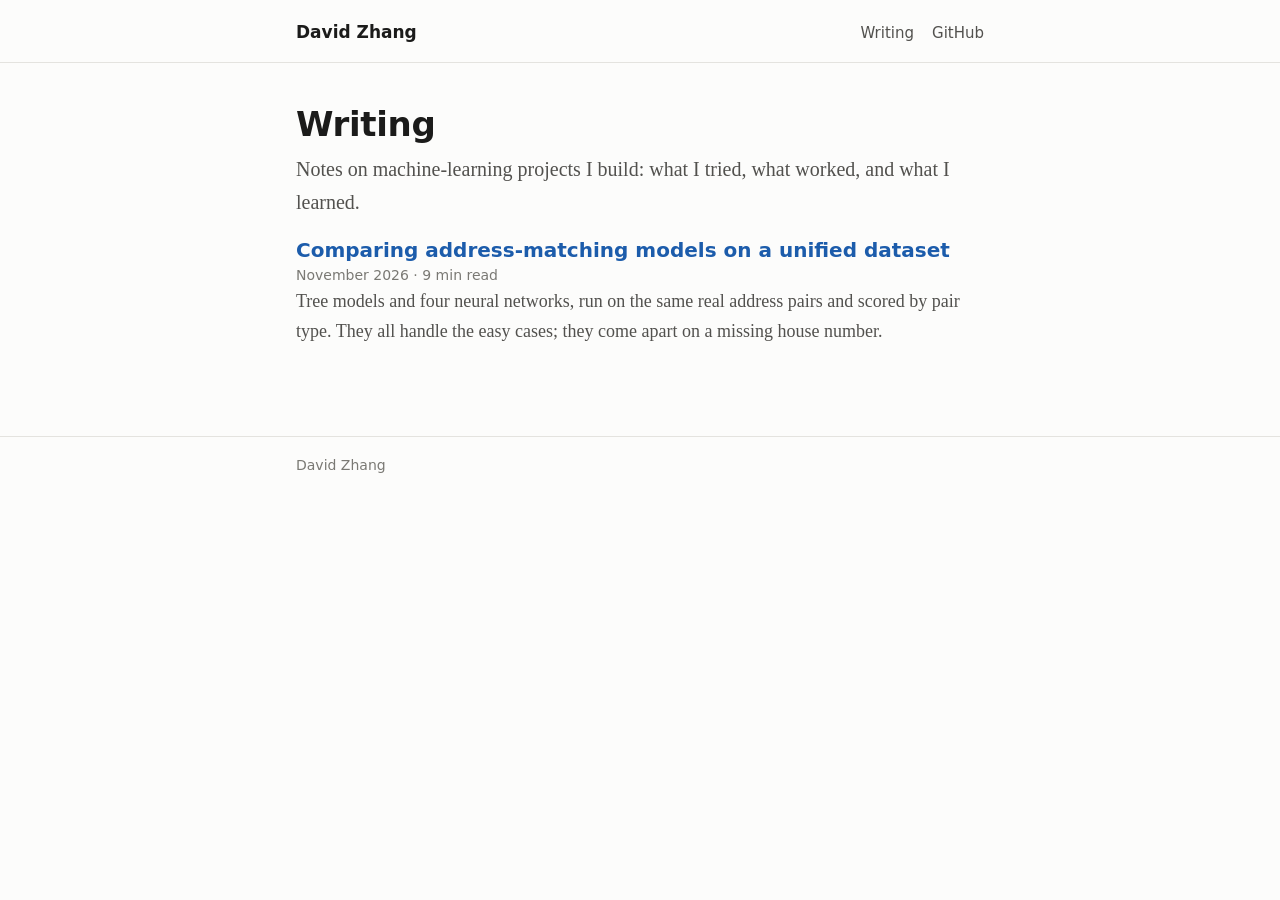
<file: index.html>
<!doctype html>
<html lang="en">
<head>
<meta charset="utf-8">
<meta name="viewport" content="width=device-width, initial-scale=1">
<title>David Zhang</title>
<meta name="description" content="Writing by David Zhang">
<link rel="stylesheet" href="assets/style.css">
</head>
<body>
<header class="site"><div class="wrap"><a class="name" href="">David Zhang</a>
<nav><a href="">Writing</a><a href="https://github.com/DZhang3210">GitHub</a></nav></div></header>
<main><div class="wrap">
<h1>Writing</h1><p class="lede">Notes on machine-learning projects I build: what I tried, what worked, and what I learned.</p><ul class="posts"><li><a class="title" href="posts/address-matching/">Comparing address-matching models on a unified dataset</a><div class="date">November 2026 · 9 min read</div><p class="desc">Tree models and four neural networks, run on the same real address pairs and scored by pair type. They all handle the easy cases; they come apart on a missing house number.</p></li></ul>
</div></main>
<footer class="site"><div class="wrap">David Zhang</div></footer>
</body>
</html>
</file>
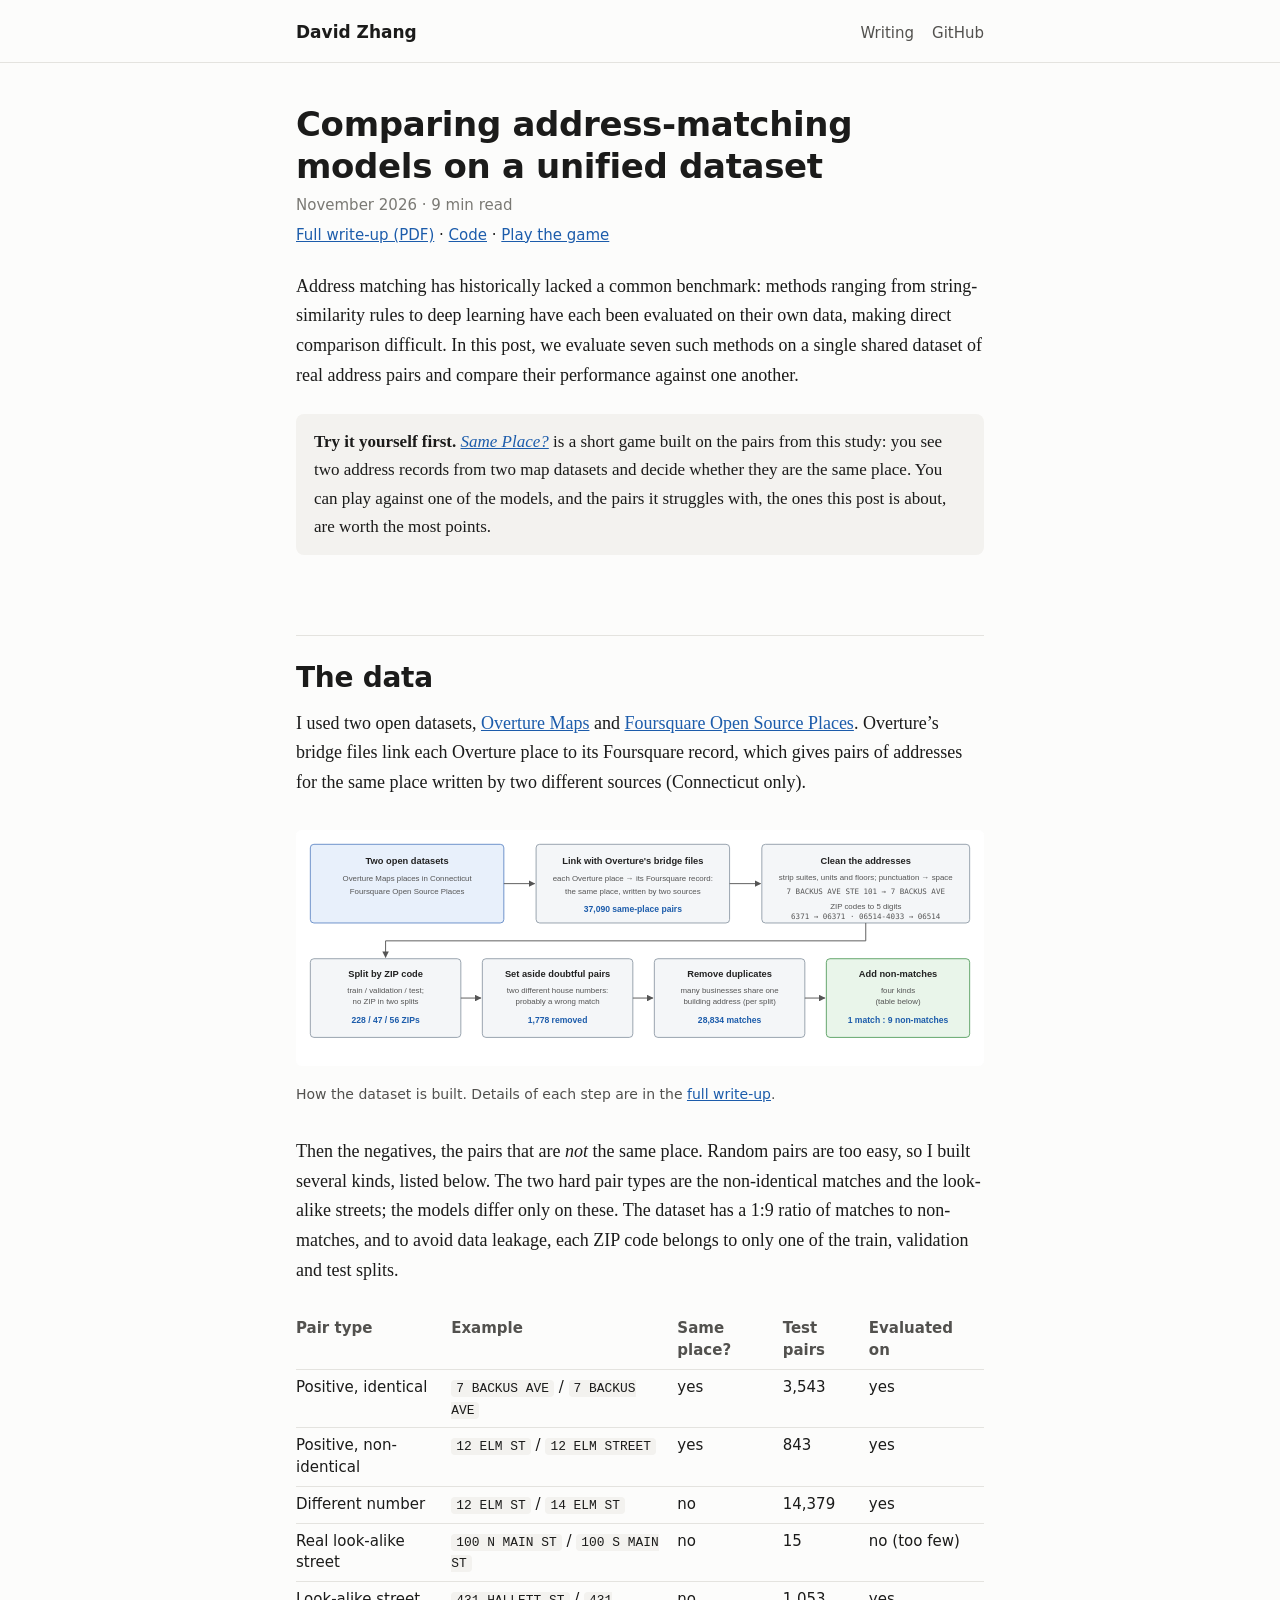
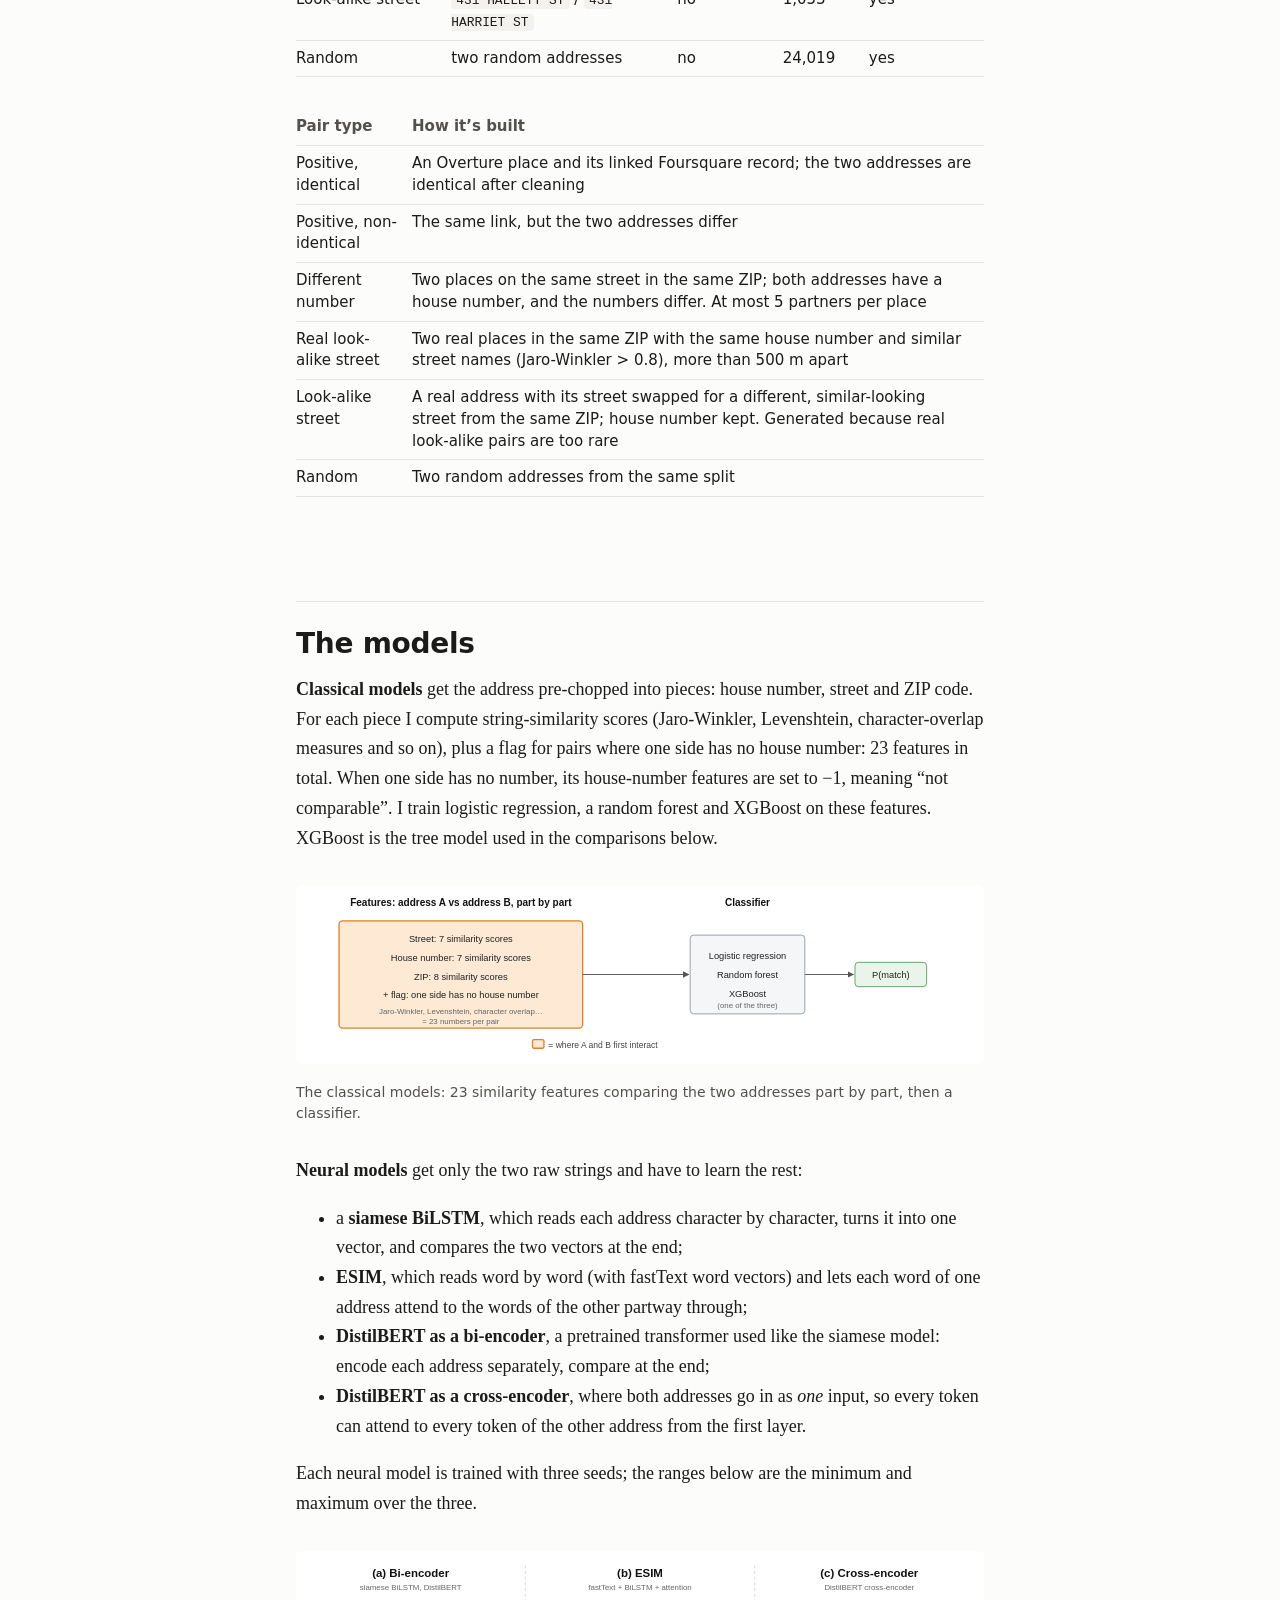
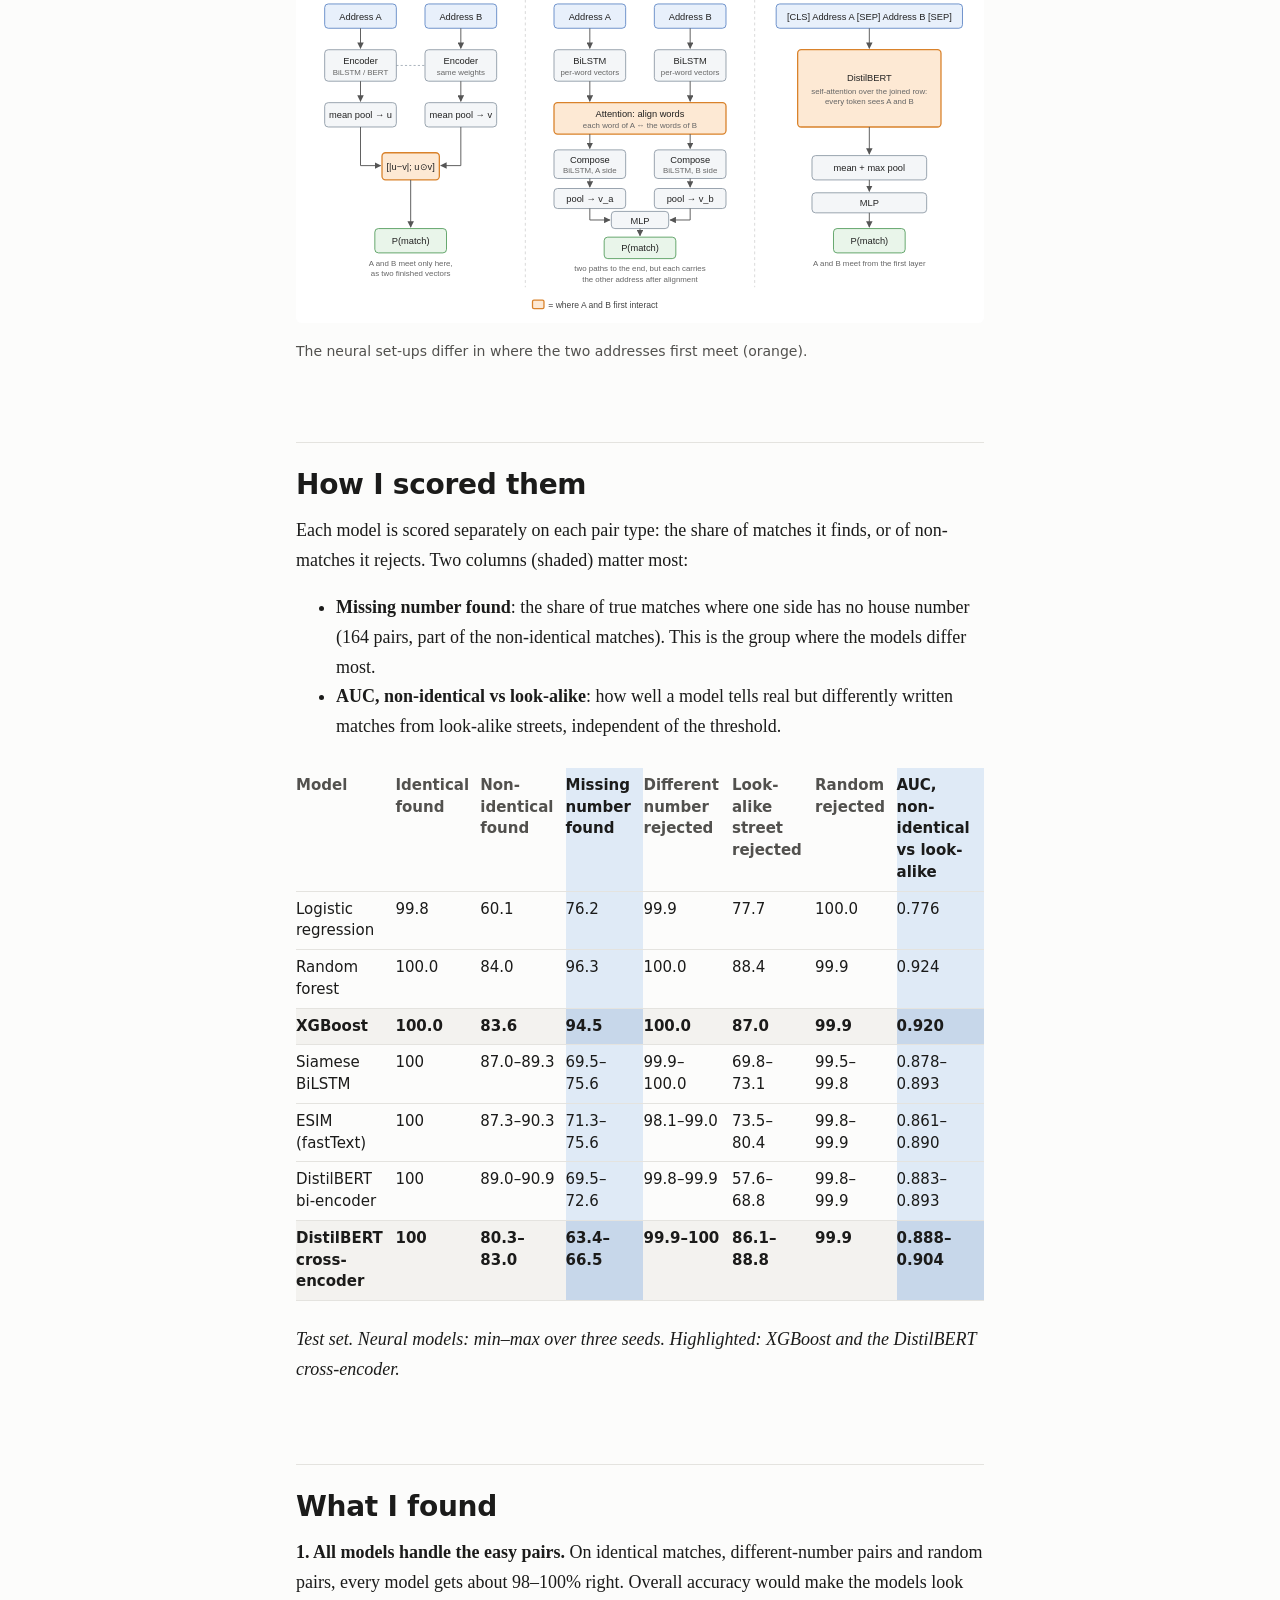
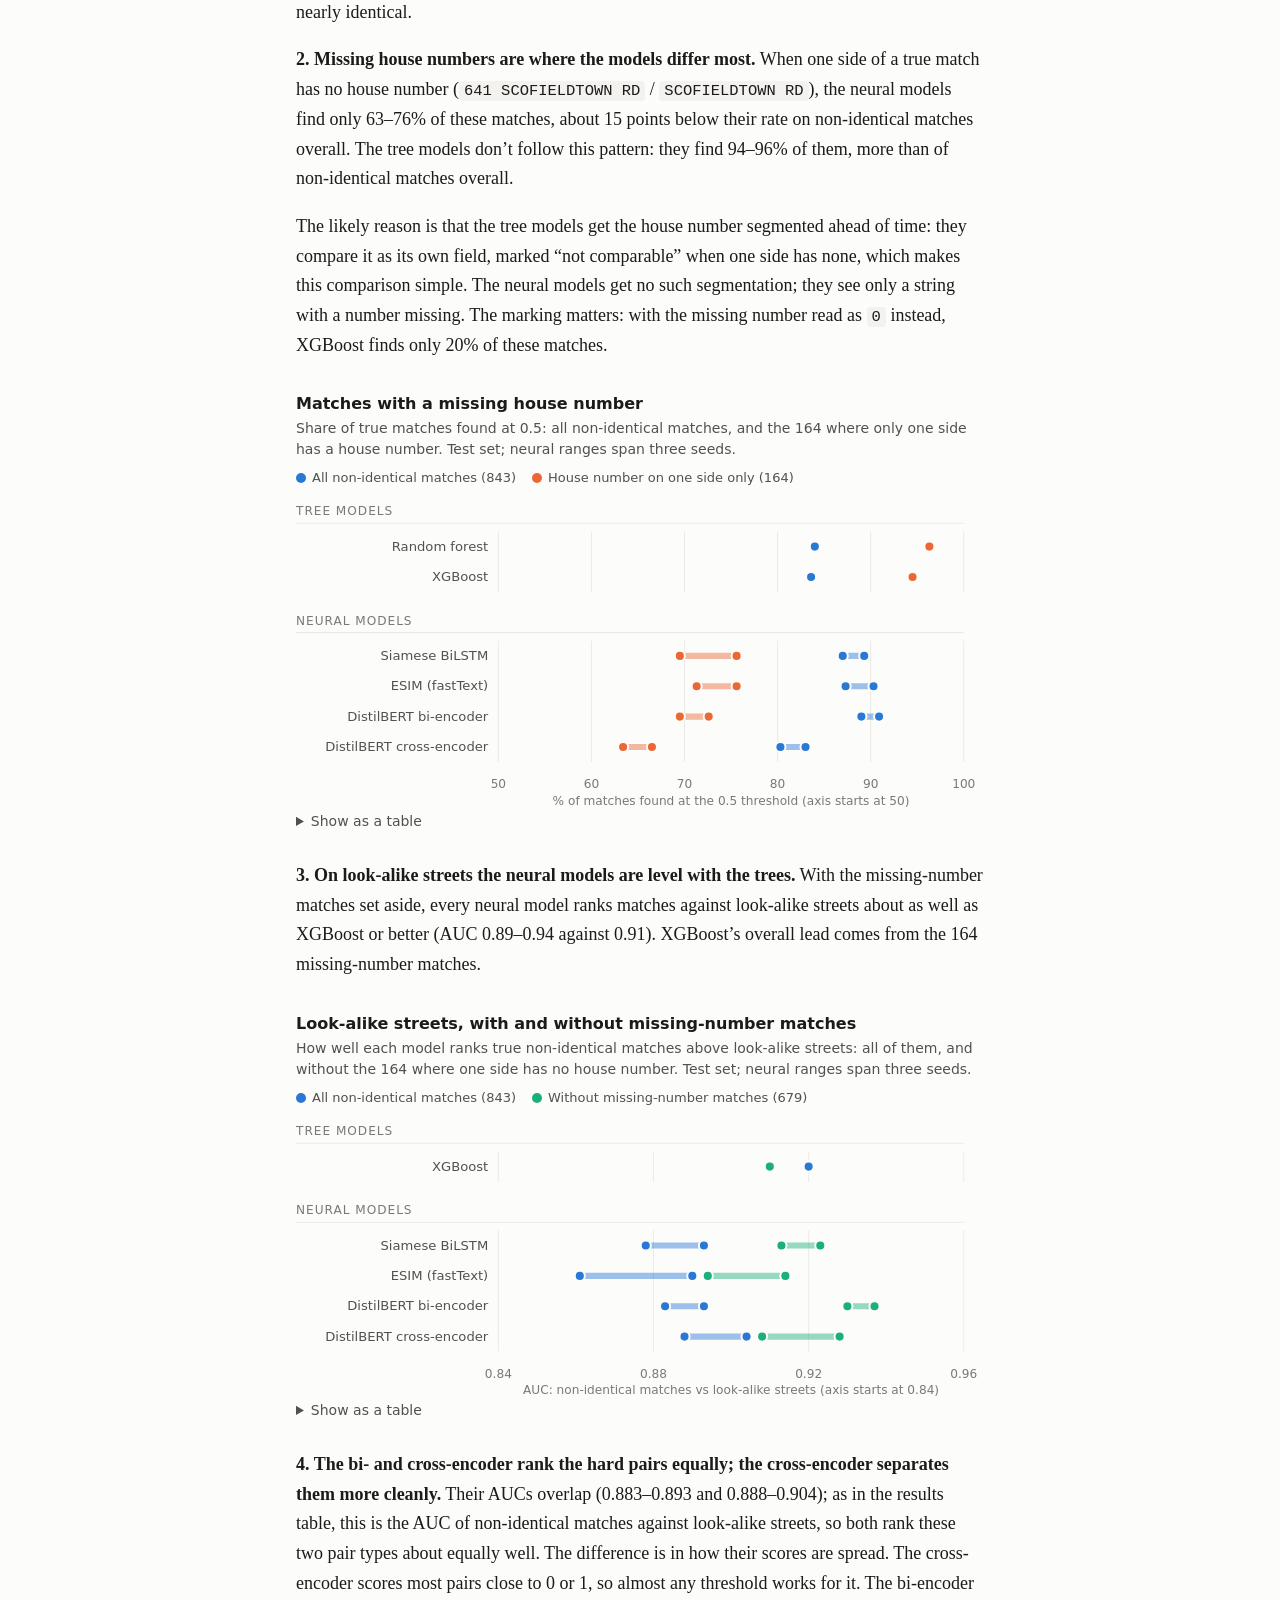
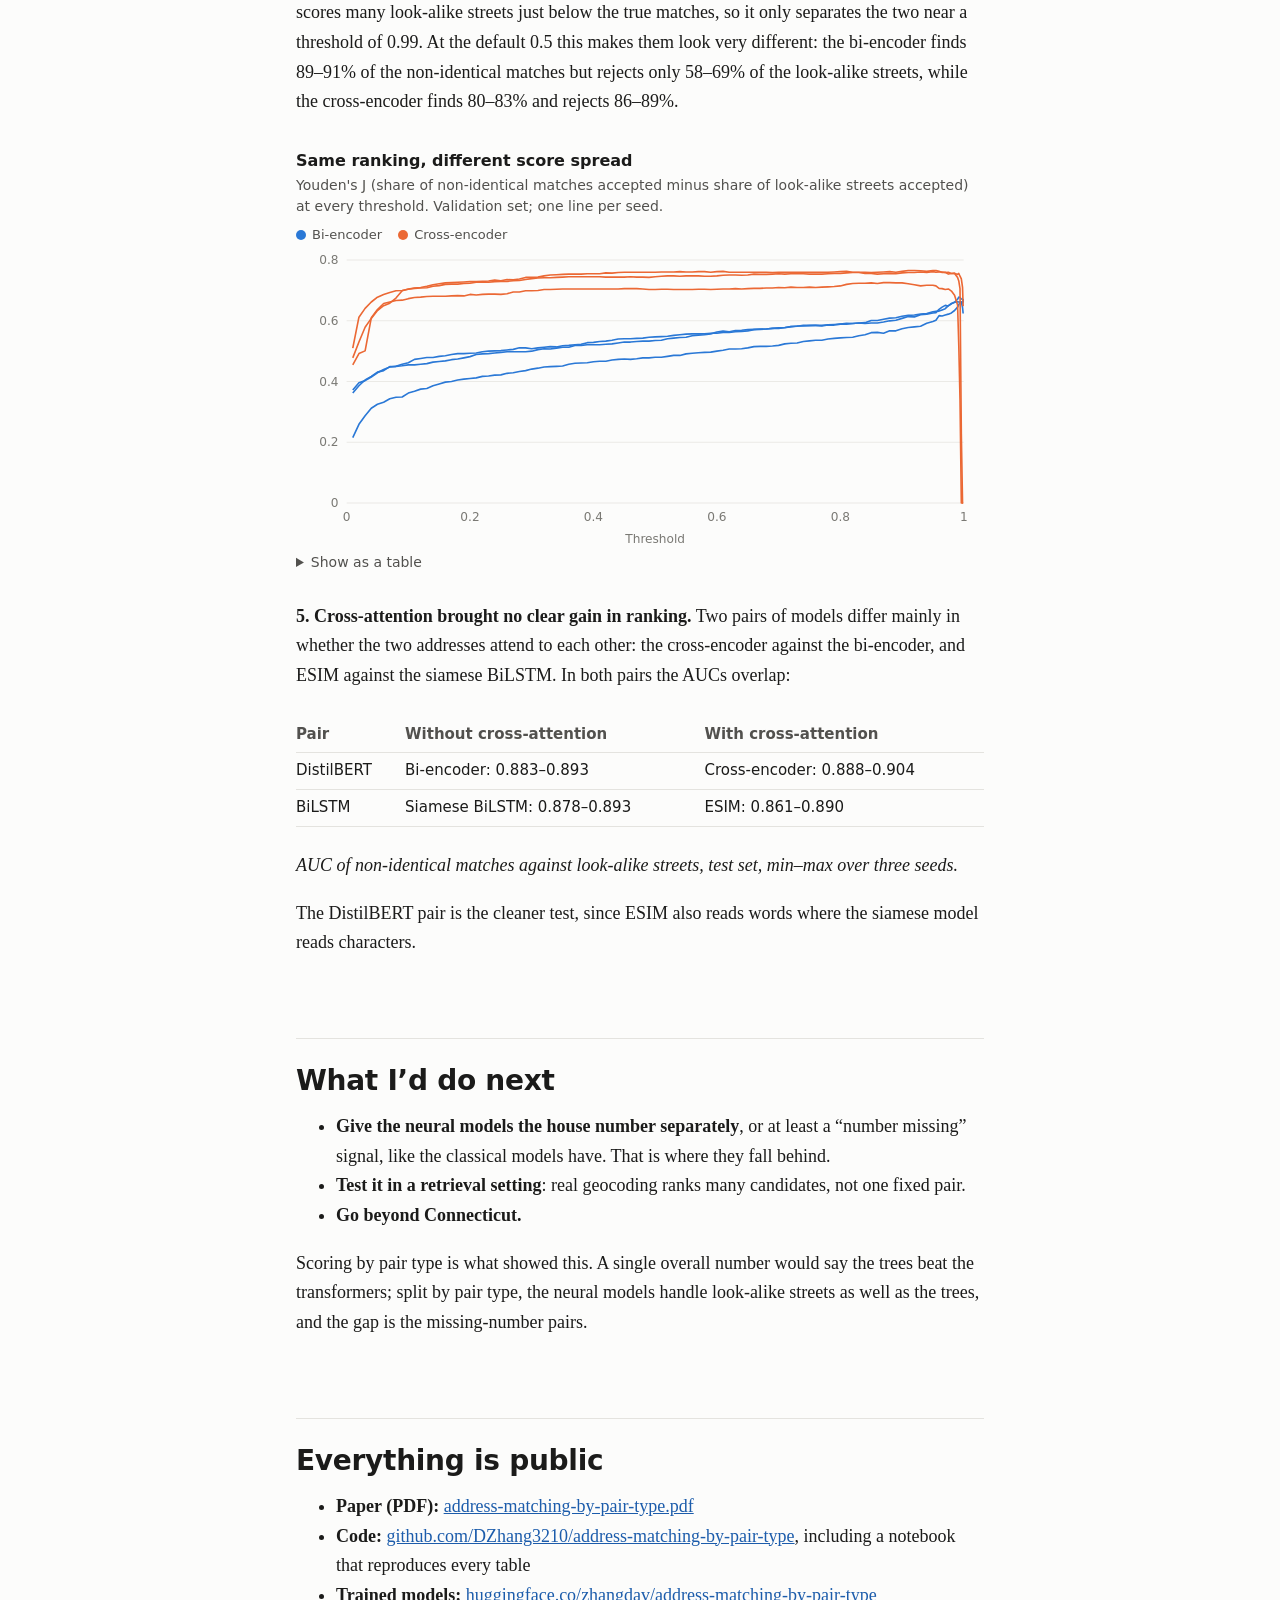
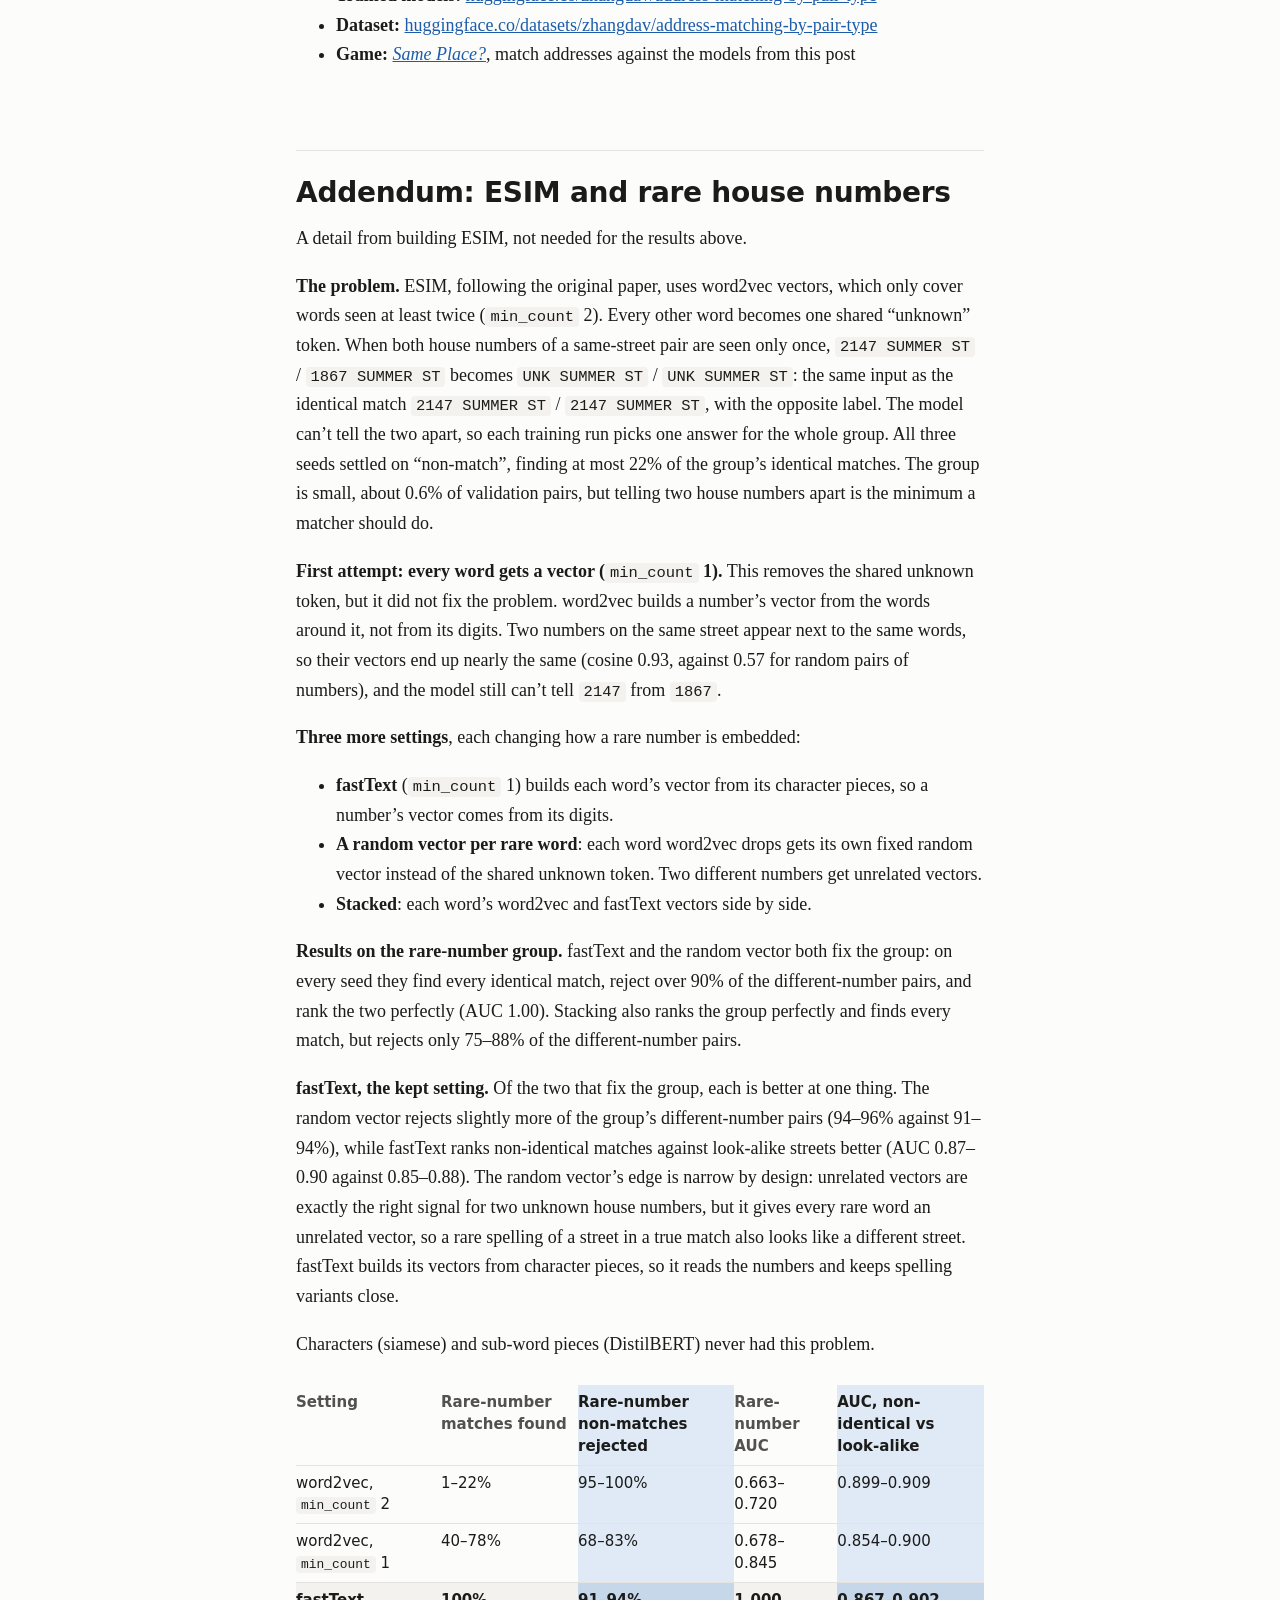
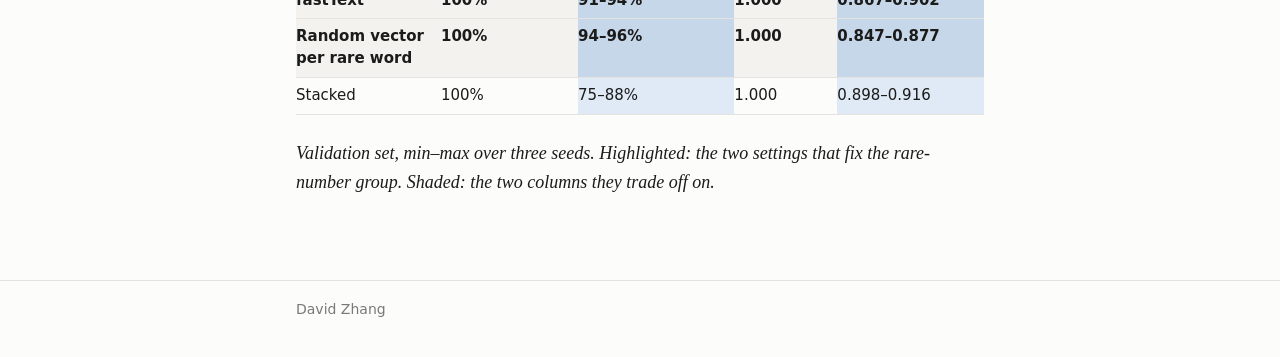
<file: posts/address-matching/index.html>
<!doctype html>
<html lang="en">
<head>
<meta charset="utf-8">
<meta name="viewport" content="width=device-width, initial-scale=1">
<title>Comparing address-matching models on a unified dataset</title>
<meta name="description" content="Tree models and four neural networks, run on the same real address pairs and scored by pair type. They all handle the easy cases; they come apart on a missing house number.">
<link rel="stylesheet" href="../../assets/style.css">
</head>
<body>
<header class="site"><div class="wrap"><a class="name" href="../../">David Zhang</a>
<nav><a href="../../">Writing</a><a href="https://github.com/DZhang3210">GitHub</a></nav></div></header>
<main><div class="wrap">
<article><h1>Comparing address-matching models on a unified dataset</h1><div class="meta">November 2026 · 9 min read</div><p class="meta-link"><a href="https://github.com/DZhang3210/address-matching-by-pair-type/blob/main/paper/address-matching-by-pair-type.pdf">Full write-up (PDF)</a> · <a href="https://github.com/DZhang3210/address-matching-by-pair-type">Code</a> · <a href="https://addressmatcher.vercel.app">Play the game</a></p>

<p>Address matching has historically lacked a common benchmark: methods ranging from string-similarity rules to deep learning have each been evaluated on their own data, making direct comparison difficult. In this post, we evaluate seven such methods on a single shared dataset of real address pairs and compare their performance against one another.</p>
<div class="callout"><p><strong>Try it yourself first.</strong> <a href="https://addressmatcher.vercel.app"><em>Same Place?</em></a> is a short game built on the pairs from this study: you see two address records from two map datasets and decide whether they are the same place. You can play against one of the models, and the pairs it struggles with, the ones this post is about, are worth the most points.</p></div>

<h2>The data</h2>
<p>I used two open datasets, <a href="https://overturemaps.org/">Overture Maps</a> and <a href="https://opensource.foursquare.com/os-places/">Foursquare Open Source Places</a>. Overture&rsquo;s bridge files link each Overture place to its Foursquare record, which gives pairs of addresses for the same place written by two different sources (Connecticut only).</p>
<figure><img src="../../assets/figures/data-pipeline.svg" alt="Data pipeline: two open datasets, linked with Overture's bridge files, cleaned, split by ZIP code, doubtful pairs set aside, duplicates removed, then non-matches added at 1:9"><figcaption>How the dataset is built. Details of each step are in the <a href="https://github.com/DZhang3210/address-matching-by-pair-type/blob/main/paper/address-matching-by-pair-type.pdf">full write-up</a>.</figcaption></figure>

<p>Then the negatives, the pairs that are <em>not</em> the same place. Random pairs are too easy, so I built several kinds, listed below. The two hard pair types are the non-identical matches and the look-alike streets; the models differ only on these. The dataset has a 1:9 ratio of matches to non-matches, and to avoid data leakage, each ZIP code belongs to only one of the train, validation and test splits.</p>
<div class="table-scroll"><table>
<thead>
<tr>
<th>Pair type</th>
<th>Example</th>
<th>Same place?</th>
<th>Test pairs</th>
<th>Evaluated on</th>
</tr>
</thead>
<tbody>
<tr>
<td>Positive, identical</td>
<td><code>7 BACKUS AVE</code> / <code>7 BACKUS AVE</code></td>
<td>yes</td>
<td>3,543</td>
<td>yes</td>
</tr>
<tr>
<td>Positive, non-identical</td>
<td><code>12 ELM ST</code> / <code>12 ELM STREET</code></td>
<td>yes</td>
<td>843</td>
<td>yes</td>
</tr>
<tr>
<td>Different number</td>
<td><code>12 ELM ST</code> / <code>14 ELM ST</code></td>
<td>no</td>
<td>14,379</td>
<td>yes</td>
</tr>
<tr>
<td>Real look-alike street</td>
<td><code>100 N MAIN ST</code> / <code>100 S MAIN ST</code></td>
<td>no</td>
<td>15</td>
<td>no (too few)</td>
</tr>
<tr>
<td>Look-alike street</td>
<td><code>431 HALLETT ST</code> / <code>431 HARRIET ST</code></td>
<td>no</td>
<td>1,053</td>
<td>yes</td>
</tr>
<tr>
<td>Random</td>
<td>two random addresses</td>
<td>no</td>
<td>24,019</td>
<td>yes</td>
</tr>
</tbody>
</table></div>
<div class="table-scroll"><table>
<thead>
<tr>
<th>Pair type</th>
<th>How it&rsquo;s built</th>
</tr>
</thead>
<tbody>
<tr>
<td>Positive, identical</td>
<td>An Overture place and its linked Foursquare record; the two addresses are identical after cleaning</td>
</tr>
<tr>
<td>Positive, non-identical</td>
<td>The same link, but the two addresses differ</td>
</tr>
<tr>
<td>Different number</td>
<td>Two places on the same street in the same ZIP; both addresses have a house number, and the numbers differ. At most 5 partners per place</td>
</tr>
<tr>
<td>Real look-alike street</td>
<td>Two real places in the same ZIP with the same house number and similar street names (Jaro-Winkler &gt; 0.8), more than 500 m apart</td>
</tr>
<tr>
<td>Look-alike street</td>
<td>A real address with its street swapped for a different, similar-looking street from the same ZIP; house number kept. Generated because real look-alike pairs are too rare</td>
</tr>
<tr>
<td>Random</td>
<td>Two random addresses from the same split</td>
</tr>
</tbody>
</table></div>
<h2>The models</h2>
<p><strong>Classical models</strong> get the address pre-chopped into pieces: house number, street and ZIP code. For each piece I compute string-similarity scores (Jaro-Winkler, Levenshtein, character-overlap measures and so on), plus a flag for pairs where one side has no house number: 23 features in total. When one side has no number, its house-number features are set to −1, meaning &ldquo;not comparable&rdquo;. I train logistic regression, a random forest and XGBoost on these features. XGBoost is the tree model used in the comparisons below.</p>
<figure><img src="../../assets/figures/classical-setup.svg" alt="Diagram of the classical set-up: two addresses are split into house number, street and ZIP, compared part by part into 23 similarity features, and passed to a classifier"><figcaption>The classical models: 23 similarity features comparing the two addresses part by part, then a classifier.</figcaption></figure>

<p><strong>Neural models</strong> get only the two raw strings and have to learn the rest:</p>
<ul>
<li>a <strong>siamese BiLSTM</strong>, which reads each address character by character, turns it into one vector, and compares the two vectors at the end;</li>
<li><strong>ESIM</strong>, which reads word by word (with fastText word vectors) and lets each word of one address attend to the words of the other partway through;</li>
<li><strong>DistilBERT as a bi-encoder</strong>, a pretrained transformer used like the siamese model: encode each address separately, compare at the end;</li>
<li><strong>DistilBERT as a cross-encoder</strong>, where both addresses go in as <em>one</em> input, so every token can attend to every token of the other address from the first layer.</li>
</ul>
<p>Each neural model is trained with three seeds; the ranges below are the minimum and maximum over the three.</p>
<figure><img src="../../assets/figures/model-setups.svg" alt="Diagram of the three neural set-ups: bi-encoder, ESIM, cross-encoder"><figcaption>The neural set-ups differ in where the two addresses first meet (orange).</figcaption></figure>

<h2>How I scored them</h2>
<p>Each model is scored separately on each pair type: the share of matches it finds, or of non-matches it rejects. Two columns (shaded) matter most:</p>
<ul>
<li><strong>Missing number found</strong>: the share of true matches where one side has no house number (164 pairs, part of the non-identical matches). This is the group where the models differ most.</li>
<li><strong>AUC, non-identical vs look-alike</strong>: how well a model tells real but differently written matches from look-alike streets, independent of the threshold.</li>
</ul>
<div class="table-scroll"><table>
<tr><th>Model</th><th>Identical found</th><th>Non-identical found</th><th class="key">Missing number found</th><th>Different number rejected</th><th>Look-alike street rejected</th><th>Random rejected</th><th class="key">AUC, non-identical vs look-alike</th></tr>
<tr><td>Logistic regression</td><td>99.8</td><td>60.1</td><td class="key">76.2</td><td>99.9</td><td>77.7</td><td>100.0</td><td class="key">0.776</td></tr>
<tr><td>Random forest</td><td>100.0</td><td>84.0</td><td class="key">96.3</td><td>100.0</td><td>88.4</td><td>99.9</td><td class="key">0.924</td></tr>
<tr class="hl"><td>XGBoost</td><td>100.0</td><td>83.6</td><td class="key">94.5</td><td>100.0</td><td>87.0</td><td>99.9</td><td class="key">0.920</td></tr>
<tr><td>Siamese BiLSTM</td><td>100</td><td>87.0–89.3</td><td class="key">69.5–75.6</td><td>99.9–100.0</td><td>69.8–73.1</td><td>99.5–99.8</td><td class="key">0.878–0.893</td></tr>
<tr><td>ESIM (fastText)</td><td>100</td><td>87.3–90.3</td><td class="key">71.3–75.6</td><td>98.1–99.0</td><td>73.5–80.4</td><td>99.8–99.9</td><td class="key">0.861–0.890</td></tr>
<tr><td>DistilBERT bi-encoder</td><td>100</td><td>89.0–90.9</td><td class="key">69.5–72.6</td><td>99.8–99.9</td><td>57.6–68.8</td><td>99.8–99.9</td><td class="key">0.883–0.893</td></tr>
<tr class="hl"><td>DistilBERT cross-encoder</td><td>100</td><td>80.3–83.0</td><td class="key">63.4–66.5</td><td>99.9–100</td><td>86.1–88.8</td><td>99.9</td><td class="key">0.888–0.904</td></tr>
</table></div>

<p><em>Test set. Neural models: min–max over three seeds. Highlighted: XGBoost and the DistilBERT cross-encoder.</em></p>
<h2>What I found</h2>
<p><strong>1. All models handle the easy pairs.</strong> On identical matches, different-number pairs and random pairs, every model gets about 98–100% right. Overall accuracy would make the models look nearly identical.</p>
<p><strong>2. Missing house numbers are where the models differ most.</strong> When one side of a true match has no house number (<code>641 SCOFIELDTOWN RD</code> / <code>SCOFIELDTOWN RD</code>), the neural models find only 63–76% of these matches, about 15 points below their rate on non-identical matches overall. The tree models don&rsquo;t follow this pattern: they find 94–96% of them, more than of non-identical matches overall.</p>
<p>The likely reason is that the tree models get the house number segmented ahead of time: they compare it as its own field, marked &ldquo;not comparable&rdquo; when one side has none, which makes this comparison simple. The neural models get no such segmentation; they see only a string with a number missing. The marking matters: with the missing number read as <code>0</code> instead, XGBoost finds only 20% of these matches.</p>
<figure class="chart"><figcaption><strong>Matches with a missing house number</strong><span>Share of true matches found at 0.5: all non-identical matches, and the 164 where only one side has a house number. Test set; neural ranges span three seeds.</span></figcaption><div class="legend"><span><i class="sw s1"></i>All non-identical matches (843)</span><span><i class="sw s2"></i>House number on one side only (164)</span></div><div class="svg-scroll"><svg viewBox="0 0 680 310" role="img" aria-label="Matches with a missing house number">
<text class="note" x="0" y="22" letter-spacing="0.08em">TREE MODELS</text>
<line class="grid" x1="0" y1="30" x2="660" y2="30"/>
<line class="grid" x1="200.0" y1="38" x2="200.0" y2="98"/>
<line class="grid" x1="292.0" y1="38" x2="292.0" y2="98"/>
<line class="grid" x1="384.0" y1="38" x2="384.0" y2="98"/>
<line class="grid" x1="476.0" y1="38" x2="476.0" y2="98"/>
<line class="grid" x1="568.0" y1="38" x2="568.0" y2="98"/>
<line class="grid" x1="660.0" y1="38" x2="660.0" y2="98"/>
<text class="label" x="190" y="57" text-anchor="end">Random forest</text>
<g class="mark"><title>Random forest, All non-identical matches (843): 84.0%</title>
<circle class="dot s1" cx="512.8" cy="53" r="5"/>
<circle class="dot s1" cx="512.8" cy="53" r="5"/>
<rect class="hit" x="504.8" y="43" width="16.0" height="20"/>
</g>
<g class="mark"><title>Random forest, House number on one side only (164): 96.3%</title>
<circle class="dot s2" cx="626.0" cy="53" r="5"/>
<circle class="dot s2" cx="626.0" cy="53" r="5"/>
<rect class="hit" x="618.0" y="43" width="16.0" height="20"/>
</g>
<text class="label" x="190" y="87" text-anchor="end">XGBoost</text>
<g class="mark"><title>XGBoost, All non-identical matches (843): 83.6%</title>
<circle class="dot s1" cx="509.1" cy="83" r="5"/>
<circle class="dot s1" cx="509.1" cy="83" r="5"/>
<rect class="hit" x="501.1" y="73" width="16.0" height="20"/>
</g>
<g class="mark"><title>XGBoost, House number on one side only (164): 94.5%</title>
<circle class="dot s2" cx="609.4" cy="83" r="5"/>
<circle class="dot s2" cx="609.4" cy="83" r="5"/>
<rect class="hit" x="601.4" y="73" width="16.0" height="20"/>
</g>
<text class="note" x="0" y="130" letter-spacing="0.08em">NEURAL MODELS</text>
<line class="grid" x1="0" y1="138" x2="660" y2="138"/>
<line class="grid" x1="200.0" y1="146" x2="200.0" y2="266"/>
<line class="grid" x1="292.0" y1="146" x2="292.0" y2="266"/>
<line class="grid" x1="384.0" y1="146" x2="384.0" y2="266"/>
<line class="grid" x1="476.0" y1="146" x2="476.0" y2="266"/>
<line class="grid" x1="568.0" y1="146" x2="568.0" y2="266"/>
<line class="grid" x1="660.0" y1="146" x2="660.0" y2="266"/>
<text class="label" x="190" y="165" text-anchor="end">Siamese BiLSTM</text>
<g class="mark"><title>Siamese BiLSTM, All non-identical matches (843): 87.0–89.3%</title>
<line class="range s1" x1="540.4" y1="161" x2="561.6" y2="161"/>
<circle class="dot s1" cx="540.4" cy="161" r="5"/>
<circle class="dot s1" cx="561.6" cy="161" r="5"/>
<rect class="hit" x="532.4" y="151" width="37.2" height="20"/>
</g>
<g class="mark"><title>Siamese BiLSTM, House number on one side only (164): 69.5–75.6%</title>
<line class="range s2" x1="379.4" y1="161" x2="435.5" y2="161"/>
<circle class="dot s2" cx="379.4" cy="161" r="5"/>
<circle class="dot s2" cx="435.5" cy="161" r="5"/>
<rect class="hit" x="371.4" y="151" width="72.1" height="20"/>
</g>
<text class="label" x="190" y="195" text-anchor="end">ESIM (fastText)</text>
<g class="mark"><title>ESIM (fastText), All non-identical matches (843): 87.3–90.3%</title>
<line class="range s1" x1="543.2" y1="191" x2="570.8" y2="191"/>
<circle class="dot s1" cx="543.2" cy="191" r="5"/>
<circle class="dot s1" cx="570.8" cy="191" r="5"/>
<rect class="hit" x="535.2" y="181" width="43.6" height="20"/>
</g>
<g class="mark"><title>ESIM (fastText), House number on one side only (164): 71.3–75.6%</title>
<line class="range s2" x1="396.0" y1="191" x2="435.5" y2="191"/>
<circle class="dot s2" cx="396.0" cy="191" r="5"/>
<circle class="dot s2" cx="435.5" cy="191" r="5"/>
<rect class="hit" x="388.0" y="181" width="55.6" height="20"/>
</g>
<text class="label" x="190" y="225" text-anchor="end">DistilBERT bi-encoder</text>
<g class="mark"><title>DistilBERT bi-encoder, All non-identical matches (843): 89.0–90.9%</title>
<line class="range s1" x1="558.8" y1="221" x2="576.3" y2="221"/>
<circle class="dot s1" cx="558.8" cy="221" r="5"/>
<circle class="dot s1" cx="576.3" cy="221" r="5"/>
<rect class="hit" x="550.8" y="211" width="33.5" height="20"/>
</g>
<g class="mark"><title>DistilBERT bi-encoder, House number on one side only (164): 69.5–72.6%</title>
<line class="range s2" x1="379.4" y1="221" x2="407.9" y2="221"/>
<circle class="dot s2" cx="379.4" cy="221" r="5"/>
<circle class="dot s2" cx="407.9" cy="221" r="5"/>
<rect class="hit" x="371.4" y="211" width="44.5" height="20"/>
</g>
<text class="label" x="190" y="255" text-anchor="end">DistilBERT cross-encoder</text>
<g class="mark"><title>DistilBERT cross-encoder, All non-identical matches (843): 80.3–83.0%</title>
<line class="range s1" x1="478.8" y1="251" x2="503.6" y2="251"/>
<circle class="dot s1" cx="478.8" cy="251" r="5"/>
<circle class="dot s1" cx="503.6" cy="251" r="5"/>
<rect class="hit" x="470.8" y="241" width="40.8" height="20"/>
</g>
<g class="mark"><title>DistilBERT cross-encoder, House number on one side only (164): 63.4–66.5%</title>
<line class="range s2" x1="323.3" y1="251" x2="351.8" y2="251"/>
<circle class="dot s2" cx="323.3" cy="251" r="5"/>
<circle class="dot s2" cx="351.8" cy="251" r="5"/>
<rect class="hit" x="315.3" y="241" width="44.5" height="20"/>
</g>
<text class="tick" x="200.0" y="292" text-anchor="middle">50</text>
<text class="tick" x="292.0" y="292" text-anchor="middle">60</text>
<text class="tick" x="384.0" y="292" text-anchor="middle">70</text>
<text class="tick" x="476.0" y="292" text-anchor="middle">80</text>
<text class="tick" x="568.0" y="292" text-anchor="middle">90</text>
<text class="tick" x="660.0" y="292" text-anchor="middle">100</text>
<text class="tick" x="430" y="308" text-anchor="middle">% of matches found at the 0.5 threshold (axis starts at 50)</text>
</svg></div><details class="table-view"><summary>Show as a table</summary><table><tr><th>Model</th><th>All non-identical</th><th>Number on one side only</th></tr><tr><td>Random forest</td><td>84.0%</td><td>96.3%</td></tr><tr><td>XGBoost</td><td>83.6%</td><td>94.5%</td></tr><tr><td>Siamese BiLSTM</td><td>87.0–89.3%</td><td>69.5–75.6%</td></tr><tr><td>ESIM (fastText)</td><td>87.3–90.3%</td><td>71.3–75.6%</td></tr><tr><td>DistilBERT bi-encoder</td><td>89.0–90.9%</td><td>69.5–72.6%</td></tr><tr><td>DistilBERT cross-encoder</td><td>80.3–83.0%</td><td>63.4–66.5%</td></tr></table></details></figure>
<p><strong>3. On look-alike streets the neural models are level with the trees.</strong> With the missing-number matches set aside, every neural model ranks matches against look-alike streets about as well as XGBoost or better (AUC 0.89–0.94 against 0.91). XGBoost&rsquo;s overall lead comes from the 164 missing-number matches.</p>
<figure class="chart"><figcaption><strong>Look-alike streets, with and without missing-number matches</strong><span>How well each model ranks true non-identical matches above look-alike streets: all of them, and without the 164 where one side has no house number. Test set; neural ranges span three seeds.</span></figcaption><div class="legend"><span><i class="sw s1"></i>All non-identical matches (843)</span><span><i class="sw s3"></i>Without missing-number matches (679)</span></div><div class="svg-scroll"><svg viewBox="0 0 680 280" role="img" aria-label="Look-alike streets, with and without missing-number matches">
<text class="note" x="0" y="22" letter-spacing="0.08em">TREE MODELS</text>
<line class="grid" x1="0" y1="30" x2="660" y2="30"/>
<line class="grid" x1="200.0" y1="38" x2="200.0" y2="68"/>
<line class="grid" x1="353.3" y1="38" x2="353.3" y2="68"/>
<line class="grid" x1="506.7" y1="38" x2="506.7" y2="68"/>
<line class="grid" x1="660.0" y1="38" x2="660.0" y2="68"/>
<text class="label" x="190" y="57" text-anchor="end">XGBoost</text>
<g class="mark"><title>XGBoost, All non-identical matches (843): 0.920</title>
<circle class="dot s1" cx="506.7" cy="53" r="5"/>
<circle class="dot s1" cx="506.7" cy="53" r="5"/>
<rect class="hit" x="498.7" y="43" width="16.0" height="20"/>
</g>
<g class="mark"><title>XGBoost, Without missing-number matches (679): 0.910</title>
<circle class="dot s3" cx="468.3" cy="53" r="5"/>
<circle class="dot s3" cx="468.3" cy="53" r="5"/>
<rect class="hit" x="460.3" y="43" width="16.0" height="20"/>
</g>
<text class="note" x="0" y="100" letter-spacing="0.08em">NEURAL MODELS</text>
<line class="grid" x1="0" y1="108" x2="660" y2="108"/>
<line class="grid" x1="200.0" y1="116" x2="200.0" y2="236"/>
<line class="grid" x1="353.3" y1="116" x2="353.3" y2="236"/>
<line class="grid" x1="506.7" y1="116" x2="506.7" y2="236"/>
<line class="grid" x1="660.0" y1="116" x2="660.0" y2="236"/>
<text class="label" x="190" y="135" text-anchor="end">Siamese BiLSTM</text>
<g class="mark"><title>Siamese BiLSTM, All non-identical matches (843): 0.878–0.893</title>
<line class="range s1" x1="345.7" y1="131" x2="403.2" y2="131"/>
<circle class="dot s1" cx="345.7" cy="131" r="5"/>
<circle class="dot s1" cx="403.2" cy="131" r="5"/>
<rect class="hit" x="337.7" y="121" width="73.5" height="20"/>
</g>
<g class="mark"><title>Siamese BiLSTM, Without missing-number matches (679): 0.913–0.923</title>
<line class="range s3" x1="479.8" y1="131" x2="518.2" y2="131"/>
<circle class="dot s3" cx="479.8" cy="131" r="5"/>
<circle class="dot s3" cx="518.2" cy="131" r="5"/>
<rect class="hit" x="471.8" y="121" width="54.3" height="20"/>
</g>
<text class="label" x="190" y="165" text-anchor="end">ESIM (fastText)</text>
<g class="mark"><title>ESIM (fastText), All non-identical matches (843): 0.861–0.890</title>
<line class="range s1" x1="280.5" y1="161" x2="391.7" y2="161"/>
<circle class="dot s1" cx="280.5" cy="161" r="5"/>
<circle class="dot s1" cx="391.7" cy="161" r="5"/>
<rect class="hit" x="272.5" y="151" width="127.2" height="20"/>
</g>
<g class="mark"><title>ESIM (fastText), Without missing-number matches (679): 0.894–0.914</title>
<line class="range s3" x1="407.0" y1="161" x2="483.7" y2="161"/>
<circle class="dot s3" cx="407.0" cy="161" r="5"/>
<circle class="dot s3" cx="483.7" cy="161" r="5"/>
<rect class="hit" x="399.0" y="151" width="92.7" height="20"/>
</g>
<text class="label" x="190" y="195" text-anchor="end">DistilBERT bi-encoder</text>
<g class="mark"><title>DistilBERT bi-encoder, All non-identical matches (843): 0.883–0.893</title>
<line class="range s1" x1="364.8" y1="191" x2="403.2" y2="191"/>
<circle class="dot s1" cx="364.8" cy="191" r="5"/>
<circle class="dot s1" cx="403.2" cy="191" r="5"/>
<rect class="hit" x="356.8" y="181" width="54.3" height="20"/>
</g>
<g class="mark"><title>DistilBERT bi-encoder, Without missing-number matches (679): 0.930–0.937</title>
<line class="range s3" x1="545.0" y1="191" x2="571.8" y2="191"/>
<circle class="dot s3" cx="545.0" cy="191" r="5"/>
<circle class="dot s3" cx="571.8" cy="191" r="5"/>
<rect class="hit" x="537.0" y="181" width="42.8" height="20"/>
</g>
<text class="label" x="190" y="225" text-anchor="end">DistilBERT cross-encoder</text>
<g class="mark"><title>DistilBERT cross-encoder, All non-identical matches (843): 0.888–0.904</title>
<line class="range s1" x1="384.0" y1="221" x2="445.3" y2="221"/>
<circle class="dot s1" cx="384.0" cy="221" r="5"/>
<circle class="dot s1" cx="445.3" cy="221" r="5"/>
<rect class="hit" x="376.0" y="211" width="77.3" height="20"/>
</g>
<g class="mark"><title>DistilBERT cross-encoder, Without missing-number matches (679): 0.908–0.928</title>
<line class="range s3" x1="460.7" y1="221" x2="537.3" y2="221"/>
<circle class="dot s3" cx="460.7" cy="221" r="5"/>
<circle class="dot s3" cx="537.3" cy="221" r="5"/>
<rect class="hit" x="452.7" y="211" width="92.7" height="20"/>
</g>
<text class="tick" x="200.0" y="262" text-anchor="middle">0.84</text>
<text class="tick" x="353.3" y="262" text-anchor="middle">0.88</text>
<text class="tick" x="506.7" y="262" text-anchor="middle">0.92</text>
<text class="tick" x="660.0" y="262" text-anchor="middle">0.96</text>
<text class="tick" x="430" y="278" text-anchor="middle">AUC: non-identical matches vs look-alike streets (axis starts at 0.84)</text>
</svg></div><details class="table-view"><summary>Show as a table</summary><table><tr><th>Model</th><th>All non-identical</th><th>Without missing-number matches</th></tr><tr><td>XGBoost</td><td>0.920</td><td>0.910</td></tr><tr><td>Siamese BiLSTM</td><td>0.878–0.893</td><td>0.913–0.923</td></tr><tr><td>ESIM (fastText)</td><td>0.861–0.890</td><td>0.894–0.914</td></tr><tr><td>DistilBERT bi-encoder</td><td>0.883–0.893</td><td>0.930–0.937</td></tr><tr><td>DistilBERT cross-encoder</td><td>0.888–0.904</td><td>0.908–0.928</td></tr></table></details></figure>
<p><strong>4. The bi- and cross-encoder rank the hard pairs equally; the cross-encoder separates them more cleanly.</strong> Their AUCs overlap (0.883–0.893 and 0.888–0.904); as in the results table, this is the AUC of non-identical matches against look-alike streets, so both rank these two pair types about equally well. The difference is in how their scores are spread. The cross-encoder scores most pairs close to 0 or 1, so almost any threshold works for it. The bi-encoder scores many look-alike streets just below the true matches, so it only separates the two near a threshold of 0.99. At the default 0.5 this makes them look very different: the bi-encoder finds 89–91% of the non-identical matches but rejects only 58–69% of the look-alike streets, while the cross-encoder finds 80–83% and rejects 86–89%.</p>
<figure class="chart"><figcaption><strong>Same ranking, different score spread</strong><span>Youden&#x27;s J (share of non-identical matches accepted minus share of look-alike streets accepted) at every threshold. Validation set; one line per seed.</span></figcaption><div class="legend"><span><i class="sw s1"></i>Bi-encoder</span><span><i class="sw s2"></i>Cross-encoder</span></div><div class="svg-scroll"><svg viewBox="0 0 680 294" role="img" aria-label="Youden's J against the threshold, bi-encoder vs cross-encoder">
<line class="grid" x1="50" y1="250.0" x2="660" y2="250.0"/>
<text class="tick" x="42" y="254.0" text-anchor="end">0</text>
<line class="grid" x1="50" y1="190.0" x2="660" y2="190.0"/>
<text class="tick" x="42" y="194.0" text-anchor="end">0.2</text>
<line class="grid" x1="50" y1="130.0" x2="660" y2="130.0"/>
<text class="tick" x="42" y="134.0" text-anchor="end">0.4</text>
<line class="grid" x1="50" y1="70.0" x2="660" y2="70.0"/>
<text class="tick" x="42" y="74.0" text-anchor="end">0.6</text>
<line class="grid" x1="50" y1="10.0" x2="660" y2="10.0"/>
<text class="tick" x="42" y="14.0" text-anchor="end">0.8</text>
<text class="tick" x="50.0" y="268" text-anchor="middle">0</text>
<text class="tick" x="172.0" y="268" text-anchor="middle">0.2</text>
<text class="tick" x="294.0" y="268" text-anchor="middle">0.4</text>
<text class="tick" x="416.0" y="268" text-anchor="middle">0.6</text>
<text class="tick" x="538.0" y="268" text-anchor="middle">0.8</text>
<text class="tick" x="660.0" y="268" text-anchor="middle">1</text>
<g class="mark"><title>Bi-encoder, seed 0: best J 0.67 at threshold 0.999</title><path class="line s1" d="M56.1,141.4 L62.2,134.2 L68.3,128.5 L74.4,124.9 L80.5,120.7 L86.6,119.2 L92.7,115.3 L98.8,115.0 L104.9,112.9 L111.0,111.4 L117.1,108.1 L123.2,107.2 L129.3,106.3 L135.4,106.3 L141.5,105.1 L147.6,104.5 L153.7,103.3 L159.8,102.4 L165.9,102.4 L172.0,102.1 L178.1,101.8 L184.2,100.6 L190.3,100.0 L196.4,99.7 L202.5,99.4 L208.6,98.8 L214.7,98.2 L220.8,96.7 L226.9,96.7 L233.0,97.6 L239.1,96.7 L245.2,96.1 L251.3,95.5 L257.4,95.8 L263.5,94.6 L269.6,94.3 L275.7,93.7 L281.8,93.1 L287.9,91.6 L294.0,91.3 L300.1,90.4 L306.2,90.1 L312.3,89.2 L318.4,88.0 L324.5,87.7 L330.6,87.7 L336.7,87.4 L342.8,87.1 L348.9,86.2 L355.0,85.9 L361.1,85.6 L367.2,85.3 L373.3,84.4 L379.4,83.8 L385.5,83.2 L391.6,82.9 L397.7,82.9 L403.8,82.9 L409.9,82.3 L416.0,82.3 L422.1,81.4 L428.2,81.4 L434.3,80.8 L440.4,80.5 L446.5,79.9 L452.6,78.7 L458.7,78.4 L464.8,78.1 L470.9,77.5 L477.0,76.9 L483.1,76.6 L489.2,75.7 L495.3,75.1 L501.4,75.1 L507.5,74.8 L513.6,74.5 L519.7,74.5 L525.8,73.9 L531.9,73.6 L538.0,73.3 L544.1,73.3 L550.2,72.7 L556.3,72.1 L562.4,72.7 L568.5,72.1 L574.6,72.1 L580.7,71.2 L586.8,70.0 L592.9,69.4 L599.0,67.6 L605.1,65.8 L611.2,66.1 L617.3,64.0 L623.4,63.4 L629.5,62.2 L632.5,61.9 L635.6,58.6 L638.6,56.5 L641.7,54.7 L644.8,55.3 L647.8,53.2 L650.9,51.7 L653.9,51.1 L655.1,51.4 L656.3,51.4 L657.6,52.0 L658.8,52.3 L659.4,48.4"/></g>
<g class="mark"><title>Bi-encoder, seed 1: best J 0.66 at threshold 0.996</title><path class="line s1" d="M56.1,185.5 L62.2,172.3 L68.3,163.9 L74.4,156.4 L80.5,152.5 L86.6,150.4 L92.7,147.1 L98.8,145.6 L104.9,145.3 L111.0,141.4 L117.1,139.6 L123.2,137.5 L129.3,136.9 L135.4,134.2 L141.5,132.4 L147.6,130.6 L153.7,130.0 L159.8,128.5 L165.9,127.6 L172.0,127.0 L178.1,126.4 L184.2,124.9 L190.3,124.6 L196.4,123.7 L202.5,123.4 L208.6,121.9 L214.7,121.3 L220.8,120.1 L226.9,119.2 L233.0,117.7 L239.1,116.8 L245.2,115.6 L251.3,115.3 L257.4,115.0 L263.5,114.7 L269.6,112.9 L275.7,112.0 L281.8,111.7 L287.9,111.4 L294.0,110.5 L300.1,109.9 L306.2,109.9 L312.3,108.7 L318.4,108.1 L324.5,107.8 L330.6,108.1 L336.7,107.5 L342.8,106.6 L348.9,106.6 L355.0,106.0 L361.1,106.0 L367.2,105.1 L373.3,104.2 L379.4,104.2 L385.5,102.7 L391.6,102.1 L397.7,101.5 L403.8,101.2 L409.9,100.9 L416.0,100.0 L422.1,99.1 L428.2,97.9 L434.3,97.9 L440.4,97.6 L446.5,96.7 L452.6,95.5 L458.7,95.2 L464.8,95.2 L470.9,94.9 L477.0,94.3 L483.1,92.8 L489.2,92.2 L495.3,91.9 L501.4,90.4 L507.5,89.8 L513.6,89.2 L519.7,89.2 L525.8,88.0 L531.9,87.4 L538.0,86.8 L544.1,86.5 L550.2,86.2 L556.3,84.7 L562.4,83.8 L568.5,81.7 L574.6,81.4 L580.7,82.3 L586.8,79.9 L592.9,79.9 L599.0,77.8 L605.1,76.6 L611.2,76.0 L617.3,75.4 L623.4,72.4 L629.5,70.6 L632.5,69.4 L635.6,64.9 L638.6,65.2 L641.7,64.3 L644.8,63.4 L647.8,62.2 L650.9,59.8 L653.9,56.5 L655.1,54.1 L656.3,51.4 L657.6,51.1 L658.8,56.8 L659.4,62.8"/></g>
<g class="mark"><title>Bi-encoder, seed 2: best J 0.68 at threshold 0.992</title><path class="line s1" d="M56.1,138.4 L62.2,131.2 L68.3,129.1 L74.4,125.5 L80.5,121.3 L86.6,118.0 L92.7,115.6 L98.8,115.0 L104.9,114.4 L111.0,113.5 L117.1,113.5 L123.2,112.9 L129.3,112.3 L135.4,110.8 L141.5,110.2 L147.6,109.6 L153.7,108.4 L159.8,107.8 L165.9,106.6 L172.0,105.4 L178.1,103.3 L184.2,102.7 L190.3,102.4 L196.4,101.8 L202.5,101.2 L208.6,100.6 L214.7,100.6 L220.8,100.6 L226.9,100.6 L233.0,100.0 L239.1,98.5 L245.2,97.6 L251.3,97.9 L257.4,97.0 L263.5,96.1 L269.6,96.1 L275.7,94.3 L281.8,94.3 L287.9,93.7 L294.0,93.7 L300.1,93.7 L306.2,93.1 L312.3,92.8 L318.4,91.9 L324.5,91.0 L330.6,91.0 L336.7,90.4 L342.8,90.1 L348.9,90.1 L355.0,89.5 L361.1,89.2 L367.2,87.7 L373.3,87.1 L379.4,86.5 L385.5,86.2 L391.6,84.7 L397.7,84.1 L403.8,83.8 L409.9,82.9 L416.0,81.1 L422.1,80.2 L428.2,80.8 L434.3,79.6 L440.4,79.3 L446.5,78.7 L452.6,78.4 L458.7,78.1 L464.8,78.1 L470.9,77.5 L477.0,77.5 L483.1,76.9 L489.2,75.7 L495.3,75.4 L501.4,74.5 L507.5,74.5 L513.6,74.5 L519.7,75.1 L525.8,74.2 L531.9,74.2 L538.0,73.3 L544.1,72.4 L550.2,72.7 L556.3,72.1 L562.4,71.8 L568.5,69.7 L574.6,69.7 L580.7,68.5 L586.8,67.3 L592.9,67.0 L599.0,65.5 L605.1,64.6 L611.2,64.3 L617.3,63.4 L623.4,62.8 L629.5,61.0 L632.5,60.7 L635.6,60.4 L638.6,59.2 L641.7,58.0 L644.8,55.0 L647.8,52.9 L650.9,51.7 L653.9,48.7 L655.1,46.6 L656.3,46.9 L657.6,48.4 L658.8,48.7 L659.4,51.7"/></g>
<g class="mark"><title>Cross-encoder, seed 0: best J 0.76 at threshold 0.95</title><path class="line s2" d="M56.1,97.0 L62.2,66.4 L68.3,57.7 L74.4,51.4 L80.5,46.6 L86.6,43.9 L92.7,42.1 L98.8,40.3 L104.9,40.0 L111.0,38.8 L117.1,37.9 L123.2,37.6 L129.3,37.3 L135.4,35.8 L141.5,35.2 L147.6,34.0 L153.7,33.7 L159.8,33.7 L165.9,33.1 L172.0,32.8 L178.1,31.9 L184.2,31.9 L190.3,31.9 L196.4,31.3 L202.5,31.0 L208.6,31.0 L214.7,30.4 L220.8,30.1 L226.9,29.2 L233.0,28.3 L239.1,27.7 L245.2,27.4 L251.3,27.4 L257.4,27.1 L263.5,26.8 L269.6,26.5 L275.7,26.5 L281.8,26.5 L287.9,26.5 L294.0,26.5 L300.1,26.5 L306.2,26.8 L312.3,26.8 L318.4,26.8 L324.5,26.8 L330.6,26.5 L336.7,26.8 L342.8,26.8 L348.9,27.1 L355.0,26.5 L361.1,25.9 L367.2,25.6 L373.3,25.6 L379.4,25.9 L385.5,25.6 L391.6,25.6 L397.7,25.6 L403.8,25.9 L409.9,25.9 L416.0,25.6 L422.1,25.0 L428.2,24.7 L434.3,24.7 L440.4,25.0 L446.5,24.7 L452.6,23.8 L458.7,24.1 L464.8,24.1 L470.9,23.8 L477.0,23.5 L483.1,23.8 L489.2,23.5 L495.3,23.5 L501.4,23.5 L507.5,23.8 L513.6,23.8 L519.7,23.8 L525.8,23.5 L531.9,23.2 L538.0,23.2 L544.1,22.6 L550.2,22.3 L556.3,22.3 L562.4,23.2 L568.5,23.2 L574.6,23.8 L580.7,23.5 L586.8,23.2 L592.9,23.5 L599.0,22.6 L605.1,22.3 L611.2,22.3 L617.3,21.7 L623.4,22.3 L629.5,21.4 L632.5,22.0 L635.6,21.7 L638.6,21.7 L641.7,22.3 L644.8,22.0 L647.8,23.2 L650.9,22.9 L653.9,24.1 L655.1,23.2 L656.3,25.9 L657.6,28.6 L658.8,37.0 L659.4,55.6"/></g>
<g class="mark"><title>Cross-encoder, seed 1: best J 0.73 at threshold 0.87</title><path class="line s2" d="M56.1,113.5 L62.2,102.4 L68.3,99.7 L74.4,67.0 L80.5,58.9 L86.6,52.9 L92.7,51.4 L98.8,49.9 L104.9,49.6 L111.0,48.1 L117.1,46.9 L123.2,46.6 L129.3,46.0 L135.4,45.7 L141.5,45.7 L147.6,45.7 L153.7,45.4 L159.8,45.1 L165.9,45.4 L172.0,43.9 L178.1,44.5 L184.2,43.9 L190.3,43.6 L196.4,43.6 L202.5,43.9 L208.6,43.3 L214.7,41.5 L220.8,41.5 L226.9,40.3 L233.0,40.3 L239.1,40.0 L245.2,39.1 L251.3,39.1 L257.4,38.8 L263.5,38.5 L269.6,38.5 L275.7,38.5 L281.8,38.5 L287.9,38.5 L294.0,38.5 L300.1,38.5 L306.2,38.5 L312.3,38.5 L318.4,38.5 L324.5,38.2 L330.6,38.2 L336.7,38.2 L342.8,38.5 L348.9,39.1 L355.0,39.1 L361.1,38.8 L367.2,38.8 L373.3,39.1 L379.4,39.1 L385.5,39.1 L391.6,39.1 L397.7,38.8 L403.8,38.8 L409.9,39.1 L416.0,38.8 L422.1,38.5 L428.2,38.5 L434.3,38.2 L440.4,38.5 L446.5,38.2 L452.6,37.9 L458.7,37.9 L464.8,37.6 L470.9,37.6 L477.0,37.0 L483.1,37.3 L489.2,36.7 L495.3,37.0 L501.4,37.0 L507.5,36.7 L513.6,37.0 L519.7,36.7 L525.8,36.4 L531.9,36.1 L538.0,35.5 L544.1,34.0 L550.2,33.1 L556.3,32.8 L562.4,32.8 L568.5,32.5 L574.6,33.1 L580.7,32.2 L586.8,32.2 L592.9,32.5 L599.0,32.5 L605.1,33.4 L611.2,34.3 L617.3,35.5 L623.4,34.9 L629.5,34.9 L632.5,35.5 L635.6,37.9 L638.6,38.2 L641.7,39.1 L644.8,38.5 L647.8,40.6 L650.9,44.8 L653.9,54.4 L655.1,94.9 L656.3,148.0 L657.6,250.0 L658.8,250.0 L659.4,250.0"/></g>
<g class="mark"><title>Cross-encoder, seed 2: best J 0.77 at threshold 0.91</title><path class="line s2" d="M56.1,106.6 L62.2,91.0 L68.3,76.3 L74.4,67.6 L80.5,59.8 L86.6,55.0 L92.7,52.6 L98.8,47.5 L104.9,40.3 L111.0,38.5 L117.1,37.6 L123.2,37.0 L129.3,35.8 L135.4,34.3 L141.5,33.4 L147.6,32.5 L153.7,32.2 L159.8,31.9 L165.9,31.6 L172.0,31.3 L178.1,31.3 L184.2,31.0 L190.3,30.7 L196.4,29.8 L202.5,30.4 L208.6,29.2 L214.7,29.5 L220.8,28.6 L226.9,27.1 L233.0,27.1 L239.1,26.8 L245.2,25.6 L251.3,24.7 L257.4,24.4 L263.5,24.1 L269.6,23.8 L275.7,23.8 L281.8,23.8 L287.9,23.5 L294.0,23.5 L300.1,23.5 L306.2,22.6 L312.3,22.9 L318.4,22.3 L324.5,22.0 L330.6,22.0 L336.7,22.0 L342.8,22.0 L348.9,22.0 L355.0,22.0 L361.1,21.7 L367.2,21.7 L373.3,21.7 L379.4,21.4 L385.5,21.7 L391.6,21.7 L397.7,21.4 L403.8,21.4 L409.9,22.0 L416.0,21.4 L422.1,21.1 L428.2,22.0 L434.3,22.0 L440.4,22.0 L446.5,22.0 L452.6,22.0 L458.7,22.0 L464.8,22.0 L470.9,22.3 L477.0,22.0 L483.1,22.0 L489.2,22.0 L495.3,22.0 L501.4,22.0 L507.5,22.0 L513.6,22.0 L519.7,22.0 L525.8,22.0 L531.9,21.7 L538.0,21.4 L544.1,21.1 L550.2,22.0 L556.3,22.0 L562.4,22.0 L568.5,22.3 L574.6,22.0 L580.7,21.7 L586.8,21.4 L592.9,22.0 L599.0,21.1 L605.1,20.2 L611.2,20.2 L617.3,20.5 L623.4,21.1 L629.5,20.2 L632.5,20.2 L635.6,21.1 L638.6,22.3 L641.7,22.0 L644.8,23.8 L647.8,23.2 L650.9,23.2 L653.9,27.1 L655.1,30.7 L656.3,38.2 L657.6,181.6 L658.8,250.0 L659.4,250.0"/></g>
<text class="tick" x="355" y="290" text-anchor="middle">Threshold</text>
</svg></div><details class="table-view"><summary>Show as a table</summary><table><tr><th>Model</th><th>Seed</th><th>Best J</th><th>At threshold</th><th>J at 0.5</th></tr><tr><td>Bi-encoder</td><td>0</td><td>0.67</td><td>0.999</td><td>0.55</td></tr><tr><td>Bi-encoder</td><td>1</td><td>0.66</td><td>0.996</td><td>0.48</td></tr><tr><td>Bi-encoder</td><td>2</td><td>0.68</td><td>0.992</td><td>0.54</td></tr><tr><td>Cross-encoder</td><td>0</td><td>0.76</td><td>0.95</td><td>0.74</td></tr><tr><td>Cross-encoder</td><td>1</td><td>0.73</td><td>0.87</td><td>0.70</td></tr><tr><td>Cross-encoder</td><td>2</td><td>0.77</td><td>0.91</td><td>0.76</td></tr></table></details></figure>
<p><strong>5. Cross-attention brought no clear gain in ranking.</strong> Two pairs of models differ mainly in whether the two addresses attend to each other: the cross-encoder against the bi-encoder, and ESIM against the siamese BiLSTM. In both pairs the AUCs overlap:</p>
<div class="table-scroll"><table>
<thead>
<tr>
<th>Pair</th>
<th>Without cross-attention</th>
<th>With cross-attention</th>
</tr>
</thead>
<tbody>
<tr>
<td>DistilBERT</td>
<td>Bi-encoder: 0.883–0.893</td>
<td>Cross-encoder: 0.888–0.904</td>
</tr>
<tr>
<td>BiLSTM</td>
<td>Siamese BiLSTM: 0.878–0.893</td>
<td>ESIM: 0.861–0.890</td>
</tr>
</tbody>
</table></div>
<p><em>AUC of non-identical matches against look-alike streets, test set, min–max over three seeds.</em></p>
<p>The DistilBERT pair is the cleaner test, since ESIM also reads words where the siamese model reads characters.</p>
<h2>What I&rsquo;d do next</h2>
<ul>
<li><strong>Give the neural models the house number separately</strong>, or at least a &ldquo;number missing&rdquo; signal, like the classical models have. That is where they fall behind.</li>
<li><strong>Test it in a retrieval setting</strong>: real geocoding ranks many candidates, not one fixed pair.</li>
<li><strong>Go beyond Connecticut.</strong></li>
</ul>
<p>Scoring by pair type is what showed this. A single overall number would say the trees beat the transformers; split by pair type, the neural models handle look-alike streets as well as the trees, and the gap is the missing-number pairs.</p>
<h2>Everything is public</h2>
<ul>
<li><strong>Paper (PDF):</strong> <a href="https://github.com/DZhang3210/address-matching-by-pair-type/blob/main/paper/address-matching-by-pair-type.pdf">address-matching-by-pair-type.pdf</a></li>
<li><strong>Code:</strong> <a href="https://github.com/DZhang3210/address-matching-by-pair-type">github.com/DZhang3210/address-matching-by-pair-type</a>, including a notebook that reproduces every table</li>
<li><strong>Trained models:</strong> <a href="https://huggingface.co/zhangdav/address-matching-by-pair-type">huggingface.co/zhangdav/address-matching-by-pair-type</a></li>
<li><strong>Dataset:</strong> <a href="https://huggingface.co/datasets/zhangdav/address-matching-by-pair-type">huggingface.co/datasets/zhangdav/address-matching-by-pair-type</a></li>
<li><strong>Game:</strong> <a href="https://addressmatcher.vercel.app"><em>Same Place?</em></a>, match addresses against the models from this post</li>
</ul>
<h2>Addendum: ESIM and rare house numbers</h2>
<p>A detail from building ESIM, not needed for the results above.</p>
<p><strong>The problem.</strong> ESIM, following the original paper, uses word2vec vectors, which only cover words seen at least twice (<code>min_count</code> 2). Every other word becomes one shared &ldquo;unknown&rdquo; token. When both house numbers of a same-street pair are seen only once, <code>2147 SUMMER ST</code> / <code>1867 SUMMER ST</code> becomes <code>UNK SUMMER ST</code> / <code>UNK SUMMER ST</code>: the same input as the identical match <code>2147 SUMMER ST</code> / <code>2147 SUMMER ST</code>, with the opposite label. The model can&rsquo;t tell the two apart, so each training run picks one answer for the whole group. All three seeds settled on &ldquo;non-match&rdquo;, finding at most 22% of the group&rsquo;s identical matches. The group is small, about 0.6% of validation pairs, but telling two house numbers apart is the minimum a matcher should do.</p>
<p><strong>First attempt: every word gets a vector (<code>min_count</code> 1).</strong> This removes the shared unknown token, but it did not fix the problem. word2vec builds a number&rsquo;s vector from the words around it, not from its digits. Two numbers on the same street appear next to the same words, so their vectors end up nearly the same (cosine 0.93, against 0.57 for random pairs of numbers), and the model still can&rsquo;t tell <code>2147</code> from <code>1867</code>.</p>
<p><strong>Three more settings</strong>, each changing how a rare number is embedded:</p>
<ul>
<li><strong>fastText</strong> (<code>min_count</code> 1) builds each word&rsquo;s vector from its character pieces, so a number&rsquo;s vector comes from its digits.</li>
<li><strong>A random vector per rare word</strong>: each word word2vec drops gets its own fixed random vector instead of the shared unknown token. Two different numbers get unrelated vectors.</li>
<li><strong>Stacked</strong>: each word&rsquo;s word2vec and fastText vectors side by side.</li>
</ul>
<p><strong>Results on the rare-number group.</strong> fastText and the random vector both fix the group: on every seed they find every identical match, reject over 90% of the different-number pairs, and rank the two perfectly (AUC 1.00). Stacking also ranks the group perfectly and finds every match, but rejects only 75–88% of the different-number pairs.</p>
<p><strong>fastText, the kept setting.</strong> Of the two that fix the group, each is better at one thing. The random vector rejects slightly more of the group&rsquo;s different-number pairs (94–96% against 91–94%), while fastText ranks non-identical matches against look-alike streets better (AUC 0.87–0.90 against 0.85–0.88). The random vector&rsquo;s edge is narrow by design: unrelated vectors are exactly the right signal for two unknown house numbers, but it gives every rare word an unrelated vector, so a rare spelling of a street in a true match also looks like a different street. fastText builds its vectors from character pieces, so it reads the numbers and keeps spelling variants close.</p>
<p>Characters (siamese) and sub-word pieces (DistilBERT) never had this problem.</p>
<div class="table-scroll"><table>
<tr><th>Setting</th><th>Rare-number matches found</th><th class="key">Rare-number non-matches rejected</th><th>Rare-number AUC</th><th class="key">AUC, non-identical vs look-alike</th></tr>
<tr><td>word2vec, <code>min_count</code> 2</td><td>1–22%</td><td class="key">95–100%</td><td>0.663–0.720</td><td class="key">0.899–0.909</td></tr>
<tr><td>word2vec, <code>min_count</code> 1</td><td>40–78%</td><td class="key">68–83%</td><td>0.678–0.845</td><td class="key">0.854–0.900</td></tr>
<tr class="hl"><td>fastText</td><td>100%</td><td class="key">91–94%</td><td>1.000</td><td class="key">0.867–0.902</td></tr>
<tr class="hl"><td>Random vector per rare word</td><td>100%</td><td class="key">94–96%</td><td>1.000</td><td class="key">0.847–0.877</td></tr>
<tr><td>Stacked</td><td>100%</td><td class="key">75–88%</td><td>1.000</td><td class="key">0.898–0.916</td></tr>
</table></div>

<p><em>Validation set, min–max over three seeds. Highlighted: the two settings that fix the rare-number group. Shaded: the two columns they trade off on.</em></p></article>
</div></main>
<footer class="site"><div class="wrap">David Zhang</div></footer>
</body>
</html>
</file>
<file: assets/style.css>
:root {
  color-scheme: light;
  --bg: #fcfcfb;
  --surface-2: #f3f2ef;
  --text: #1b1b1a;
  --text-2: #52514e;
  --muted: #7a7974;
  --rule: #e4e3df;
  --grid: #ebeae6;
  --link: #1c5cab;
  --s1: #2a78d6; --s2: #eb6834; --s3: #1baf7a; --s4: #eda100; --s5: #8a5cd1;
}
@media (prefers-color-scheme: dark) {
  :root:where(:not([data-theme="light"])) {
    color-scheme: dark;
    --bg: #1a1a19; --surface-2: #242422; --text: #f0efec; --text-2: #c3c2b7; --muted: #8f8e88;
    --rule: #33332f; --grid: #2c2c29; --link: #86b6ef;
    --s1: #3987e5; --s2: #d95926; --s3: #199e70; --s4: #c98500; --s5: #9b72e0;
  }
}
:root[data-theme="dark"] {
  color-scheme: dark;
  --bg: #1a1a19; --surface-2: #242422; --text: #f0efec; --text-2: #c3c2b7; --muted: #8f8e88;
  --rule: #33332f; --grid: #2c2c29; --link: #86b6ef;
  --s1: #3987e5; --s2: #d95926; --s3: #199e70; --s4: #c98500; --s5: #9b72e0;
}

* { box-sizing: border-box; }
html { -webkit-text-size-adjust: 100%; }
body {
  margin: 0; background: var(--bg); color: var(--text);
  font: 18px/1.65 Charter, "Bitstream Charter", "Iowan Old Style", Georgia, serif;
}
.wrap { max-width: 720px; margin: 0 auto; padding: 0 16px; }
header.site { border-bottom: 1px solid var(--rule); }
header.site .wrap { display: flex; justify-content: space-between; align-items: baseline; padding-top: 18px; padding-bottom: 14px; }
header.site a.name { font: 600 17px/1.2 system-ui, -apple-system, "Segoe UI", sans-serif; color: var(--text); text-decoration: none; }
header.site nav a { font: 15px system-ui, -apple-system, "Segoe UI", sans-serif; color: var(--text-2); margin-left: 18px; text-decoration: none; }
header.site nav a:hover { color: var(--text); }
main { padding: 40px 0 64px; }
footer.site { border-top: 1px solid var(--rule); color: var(--muted); font: 14px system-ui, sans-serif; padding: 20px 0 40px; }

h1, h2, h3 { font-family: system-ui, -apple-system, "Segoe UI", sans-serif; line-height: 1.25; letter-spacing: -0.01em; }
h1 { font-size: 34px; margin: 0 0 8px; }
h2 { font-size: 28px; margin: 80px 0 14px; padding-top: 24px; border-top: 1px solid var(--rule); }
h3 { font-size: 19px; margin: 30px 0 8px; }
p, ul, ol { margin: 0 0 18px; }
a { color: var(--link); }
.meta { color: var(--muted); font: 15px system-ui, sans-serif; margin-bottom: 32px; }
.lede { font-size: 20px; color: var(--text-2); }
code { font: 0.86em ui-monospace, SFMono-Regular, Menlo, monospace; background: var(--surface-2); padding: 1px 5px; border-radius: 4px; }
blockquote { margin: 24px 0; padding: 4px 0 4px 18px; border-left: 3px solid var(--rule); color: var(--text-2); }
hr { border: 0; border-top: 1px solid var(--rule); margin: 40px 0; }

table { border-collapse: collapse; width: 100%; font: 15px/1.45 system-ui, -apple-system, sans-serif; margin: 8px 0 24px; }
th, td { text-align: left; padding: 7px 10px 7px 0; border-bottom: 1px solid var(--rule); vertical-align: top; }
th { color: var(--text-2); font-weight: 600; }
.table-scroll { overflow-x: auto; }

/* post list */
.posts { list-style: none; padding: 0; }
.posts li { margin: 0 0 26px; }
.posts a.title { font: 600 20px/1.3 system-ui, sans-serif; text-decoration: none; }
.posts .desc { color: var(--text-2); margin: 4px 0 0; }
.posts .date { color: var(--muted); font: 14px system-ui, sans-serif; }

/* figures and charts */
figure { margin: 32px 0; }
figure img { max-width: 100%; height: auto; border-radius: 6px; background: #fff; }
figure > figcaption, .chart figcaption { font: 14px/1.5 system-ui, sans-serif; color: var(--text-2); margin-top: 8px; }
.chart figcaption { margin: 0 0 10px; }
.chart figcaption strong { display: block; color: var(--text); font-size: 16px; margin-bottom: 2px; }
.chart svg { width: 100%; height: auto; display: block; font-family: system-ui, -apple-system, sans-serif; overflow: visible; }
.chart .grid { stroke: var(--grid); stroke-width: 1; }
.chart .chance { stroke: var(--muted); stroke-width: 1; }
.chart .tick, .chart .note { fill: var(--muted); font-size: 12px; }
.chart .label { fill: var(--text-2); font-size: 13px; }
.chart .group { fill: var(--text); font-size: 14px; font-weight: 600; }
.chart .muted { fill: var(--muted); font-weight: 400; }
.chart .value { fill: var(--text-2); font-size: 12px; }
.chart .range { stroke-width: 6; stroke-linecap: round; opacity: 0.45; }
.chart .dot { stroke: var(--bg); stroke-width: 2; }
.chart .hit { fill: transparent; }
.chart .mark:hover .dot, .chart .mark:hover .bar { filter: brightness(1.1); }
.chart .mark:hover .range { opacity: 0.75; }
.s1 { stroke: var(--s1); fill: var(--s1); } .s2 { stroke: var(--s2); fill: var(--s2); }
.s3 { stroke: var(--s3); fill: var(--s3); } .s4 { stroke: var(--s4); fill: var(--s4); }
.s5 { stroke: var(--s5); fill: var(--s5); }
.chart .bar { stroke: none; }
.legend { display: flex; flex-wrap: wrap; gap: 6px 16px; font: 13px system-ui, sans-serif; color: var(--text-2); margin: 0 0 8px; }
.legend i.s1 { background: var(--s1); } .legend i.s2 { background: var(--s2); }
.legend i.s3 { background: var(--s3); } .legend i.s4 { background: var(--s4); } .legend i.s5 { background: var(--s5); }
.legend i.sw { display: inline-block; width: 10px; height: 10px; border-radius: 50%; margin-right: 6px; vertical-align: -1px; }
.table-view { font: 14px system-ui, sans-serif; color: var(--text-2); margin-top: 6px; }
.table-view summary { cursor: pointer; }
.callout { background: var(--surface-2); border-radius: 8px; padding: 14px 18px; margin: 24px 0; font-size: 17px; }
.callout p:last-child { margin-bottom: 0; }

@media (max-width: 560px) {
  body { font-size: 17px; }
  h1 { font-size: 28px; }
  header.site nav a { margin-left: 12px; }
}
.chart .svg-scroll { overflow-x: auto; }
@media (max-width: 560px) { .chart svg { min-width: 480px; } }
.meta-link { font: 15px system-ui, sans-serif; margin: -20px 0 28px; }
tr.hl td { background: var(--surface-2); font-weight: 600; }
th.key, td.key { background: color-mix(in srgb, var(--s1) 14%, transparent); }
th.key { color: var(--text); }
tr.hl td.key { background: color-mix(in srgb, var(--s1) 22%, var(--surface-2)); }
.chart .line { fill: none; stroke-width: 1.6; stroke-linejoin: round; }
</file>
